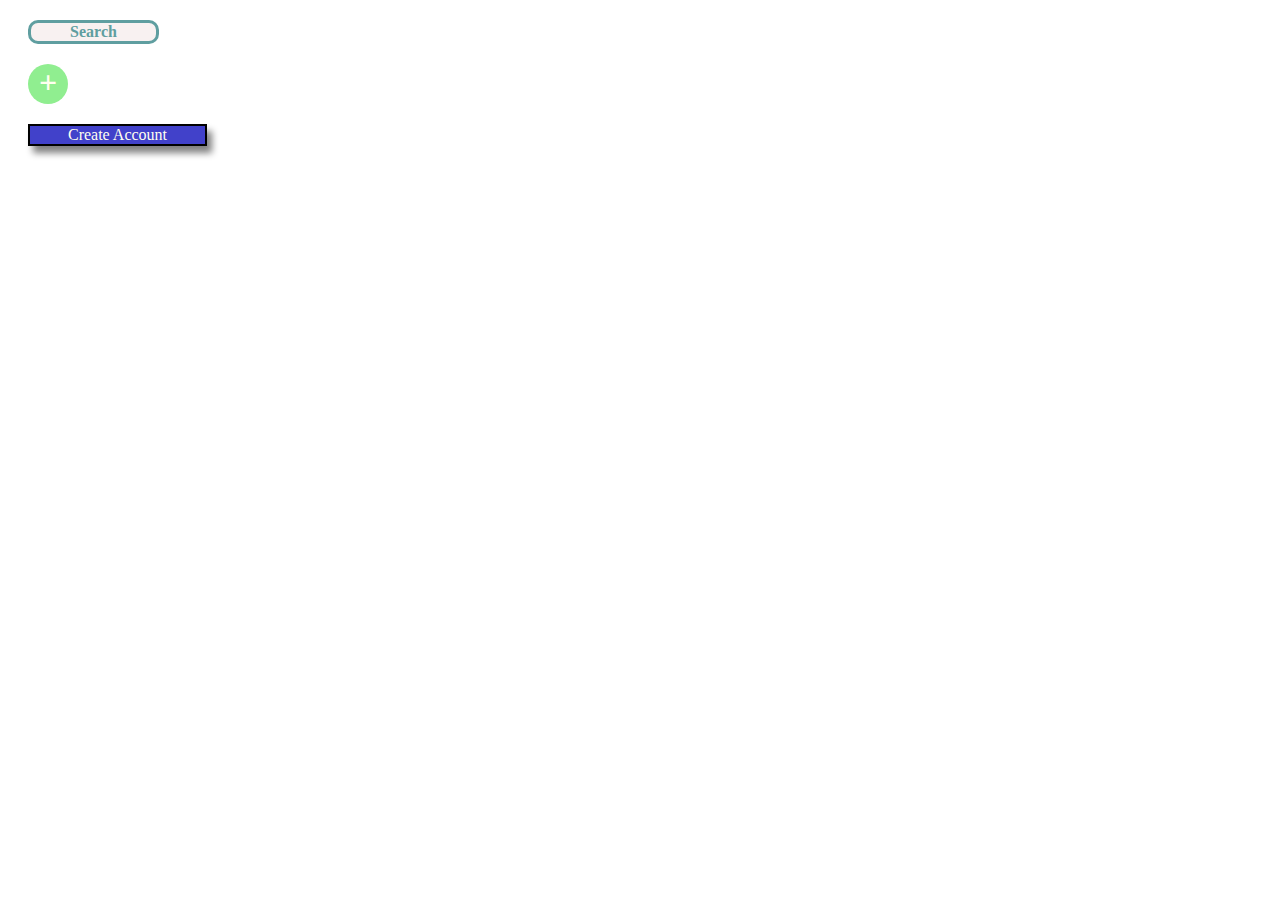
<file: CSS_Practice/Button_Up/index.html>
<!DOCTYPE html>
<html lang="en">
<head>
    <meta charset="UTF-8">
    <meta http-equiv="X-UA-Compatible" content="IE=edge">
    <meta name="viewport" content="width=device-width, initial-scale=1.0">
    <title>Button Up</title>
    <link rel="stylesheet" href="style.css">
</head>
<body>
    <div id="box1"> 
        Search
    </div>
    <div id="box2">
        +
    </div>
    <div id="box3">
        Create Account
    </div>
</body>
</html>
</file>
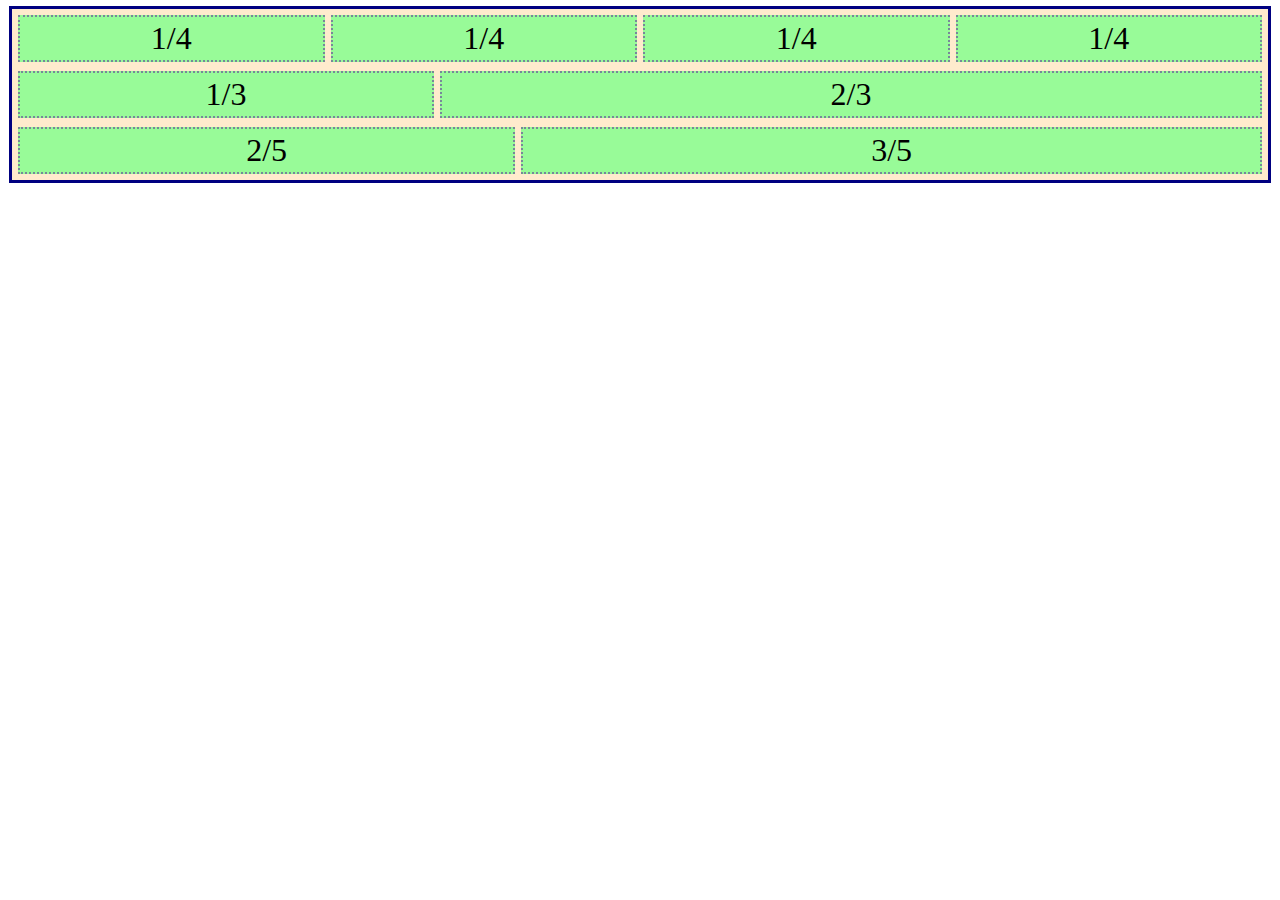
<file: CSS_Practice/FLEX-ible_Columns/index.html>
<!DOCTYPE html>
<html lang="en">
<head>
    <meta charset="UTF-8">
    <meta http-equiv="X-UA-Compatible" content="IE=edge">
    <meta name="viewport" content="width=device-width, initial-scale=1.0">
    <title>FLEX-ible Columns</title>
    <link rel="stylesheet" href="style.css">
</head>
<body>
    <div class="container">
        <div class="row">
            <div class="col">1/4</div>
            <div class="col">1/4</div>
            <div class="col">1/4</div>
            <div class="col">1/4</div>
        </div>
        <div class="row">
            <div class="col">1/3</div> 
            <div class="col-2">2/3</div>
        </div>
        <div class="row">
            <div class="col-2">2/5</div>
            <div class="col-3">3/5</div>
        </div>                
    </div>
</body>
</html>
</file>
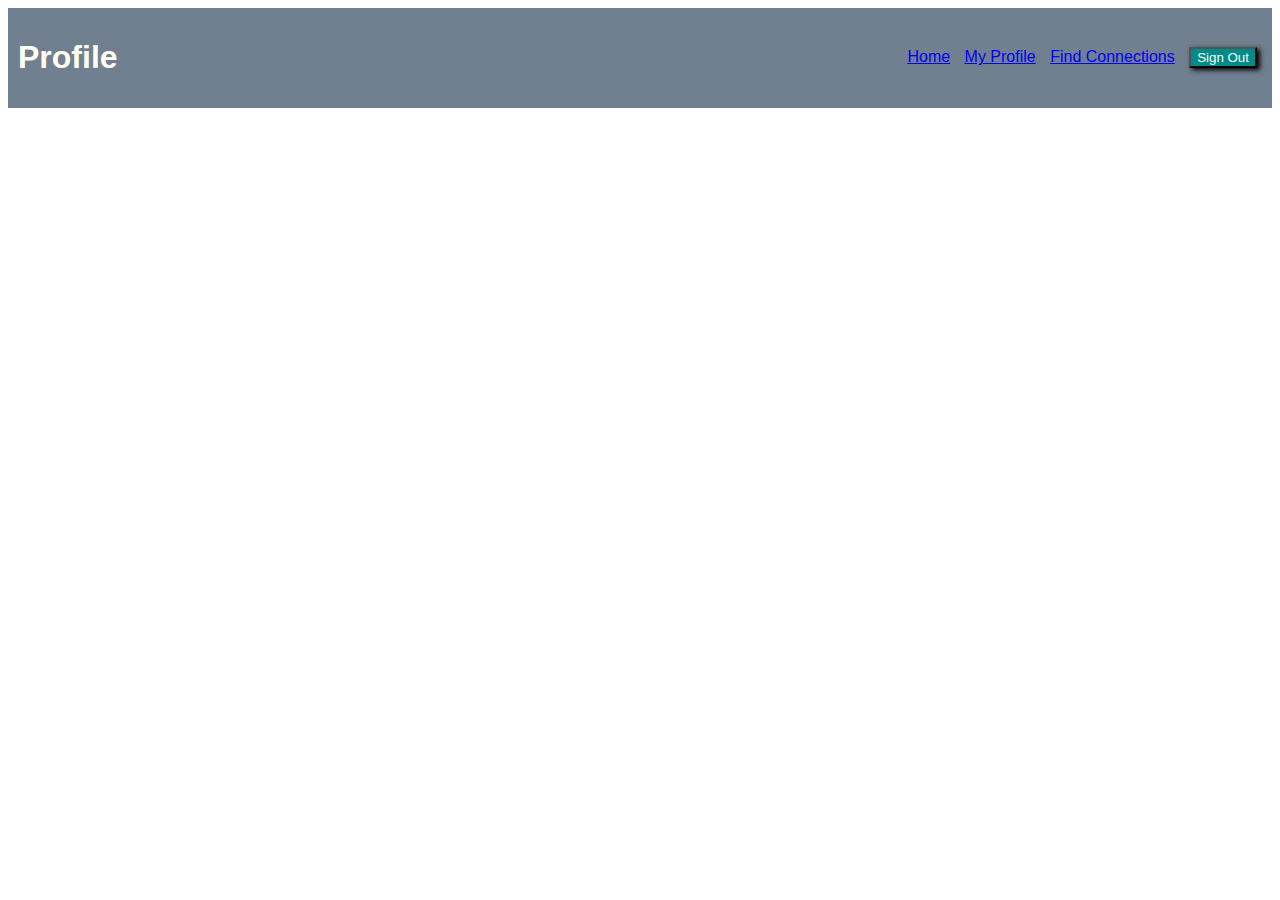
<file: CSS_Practice/Flex_Navbar/index.html>
<!DOCTYPE html>
<html lang="en">
<head>
    <meta charset="UTF-8">
    <meta http-equiv="X-UA-Compatible" content="IE=edge">
    <meta name="viewport" content="width=device-width, initial-scale=1.0">
    <title>Flex Navbar</title>
    <link rel="stylesheet" href="style.css">
</head>
<body>
    <div class="nav">
        <h1 class="nav-title">Profile</h1>
        <ul class="nav-links">
            <li><a href="#">Home</a></li>
            <li><a href="#" class="active">My Profile</a></li>
            <li><a href="#">Find Connections</a></li>
            <li><button class="btn">Sign Out</button></li>
        </ul>
    </div>    
</body>
</html>
</file>
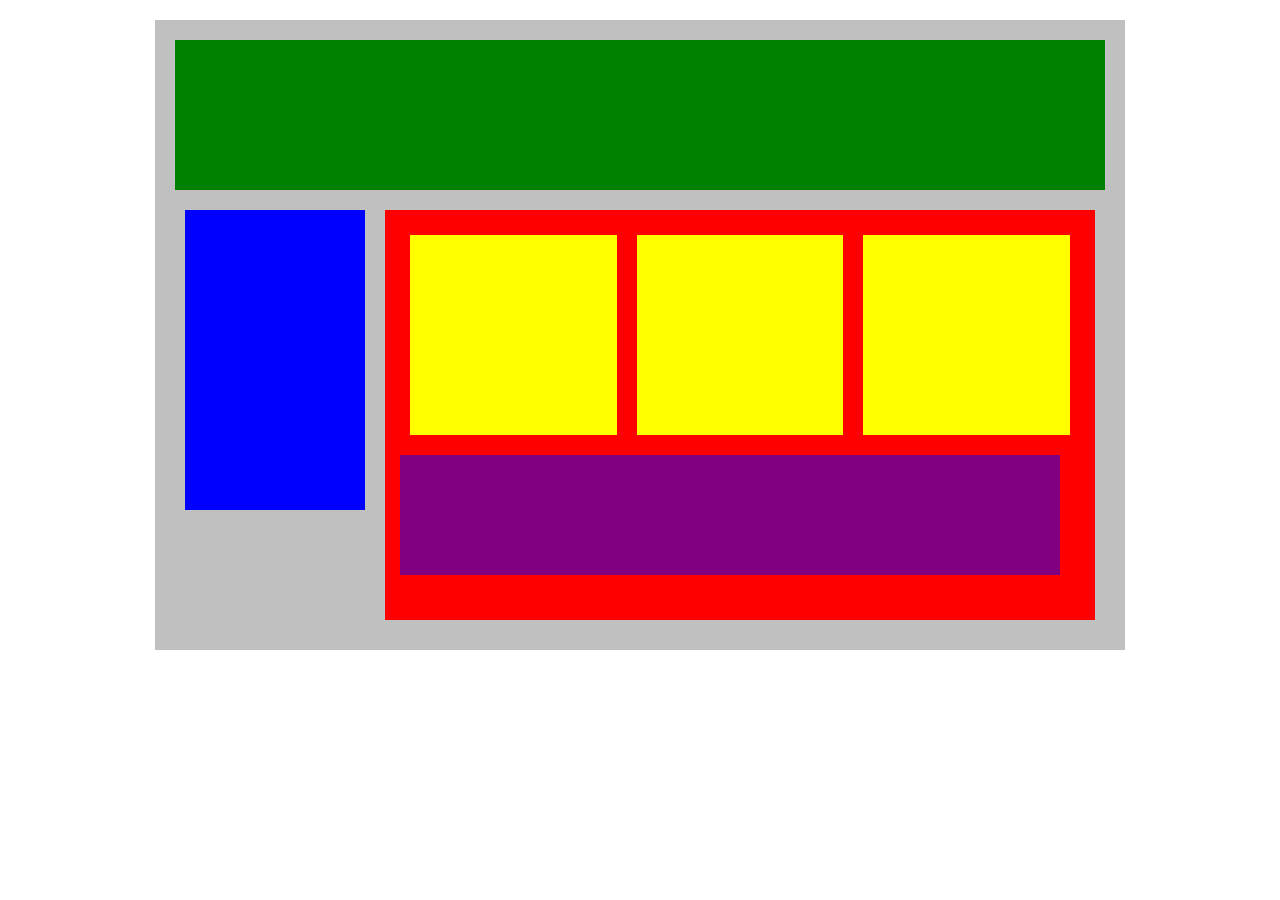
<file: CSS_Practice/Flex_Our_Blocks/index.html>
<!DOCTYPE html>
<html lang="en">
<head>
    <title>Position Practice</title>
    <link rel="stylesheet" type="text/css" href="style.css">
</head>
<body>
    <div class="container">
        <div class="top-nav"></div>
        <div class="row">
            <div class="side-nav"></div>
            <div class="main">
                <div class="row">
                    <div class="sub-content"></div>
                    <div class="sub-content"></div>
                    <div class="sub-content"></div>
                </div>
                <div id="advertisement"></div>
            </div>
        </div>
    </div>
</body>
</html>
</file>
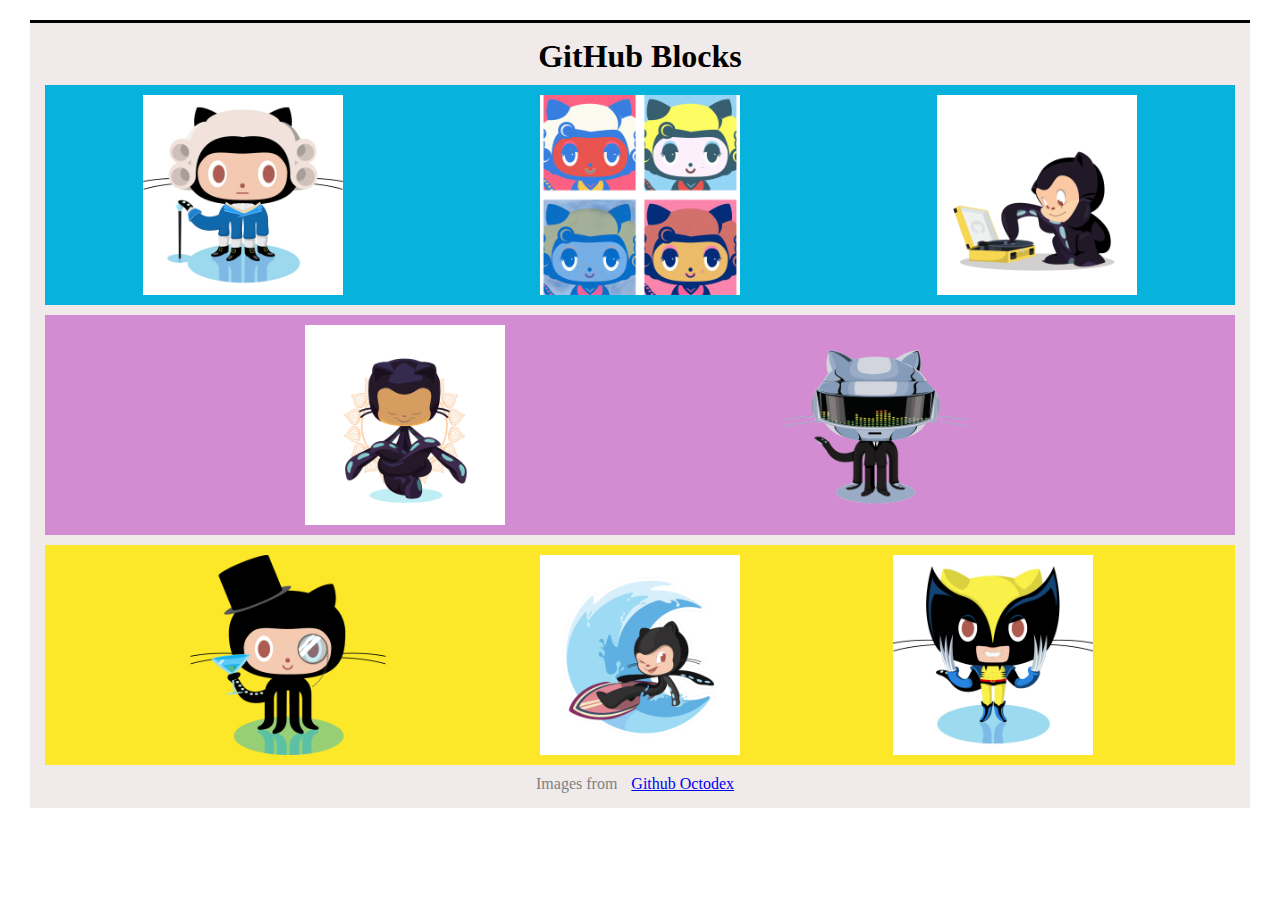
<file: CSS_Practice/GitHub_Blocks/index.html>
<!DOCTYPE html>
<html lang="en">
<head>
    <meta charset="UTF-8">
    <meta http-equiv="X-UA-Compatible" content="IE=edge">
    <meta name="viewport" content="width=device-width, initial-scale=1.0">
    <title>GitHub Blocks</title>
    <link rel="stylesheet" href="style.css">
</head>
<body>
    <div class="container">
        <h1>GitHub Blocks</h1>
        <div class="box1">
            <img src="founding-father.jpg" alt="Founding Father 1776">
            <img src="andycat.jpg" alt="Warhol Cats">
            <img src="vinyltocat.png" alt="Record Player">
        </div>
        <div class="box2">
            <img src="yogitocat.png" alt="Yoga">
            <img src="daftpunktocat-thomas.gif" alt="Daft Punk Gif">
        </div>
        <div class="box3">
            <img src="class-act.png" alt="Classy">
            <img src="surftocat.png" alt="Surfing">
            <img src="xtocat.jpg" alt="Wolverine">
        </div>
        <p>Images from <a href="https://octodex.github.com/">Github Octodex</a></p>
    </div>
</body>
</html>
</file>
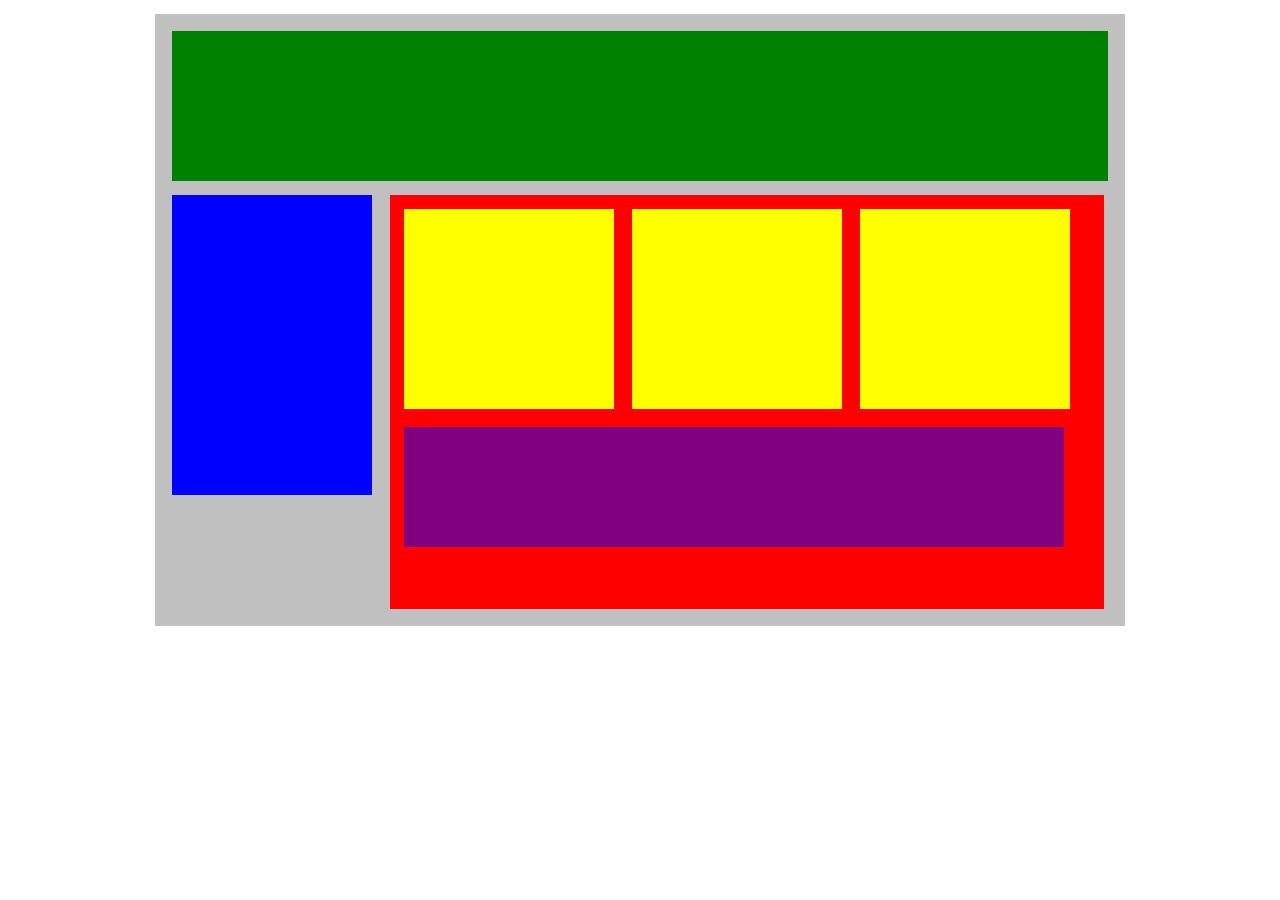
<file: CSS_Practice/Plotting_Our_Blocks/index.html>
<!DOCTYPE html>
<html lang="en">
<head>
    <title>Position Practice</title>
    <link rel="stylesheet" type="text/css" href="style.css">
</head>
<body>
    <div class="container">
        <div class="top-nav"></div>
        <div class="side-nav"></div>
        <div class="main">
            <div class="sub-content"></div>
            <div class="sub-content"></div>
            <div class="sub-content"></div>
            <div id="advertisement"></div>
        </div>
    </div>
</body>
</html>
</file>
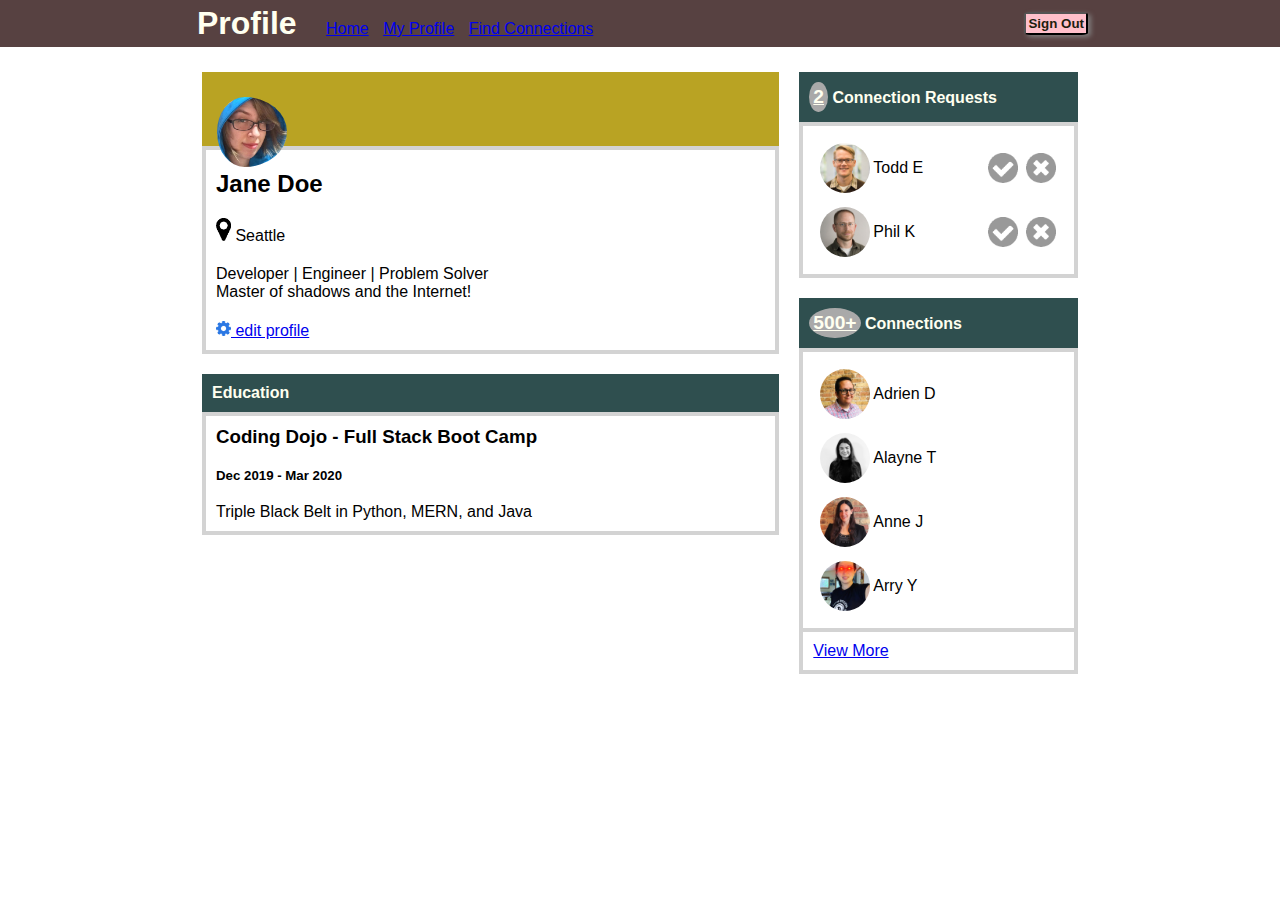
<file: CSS_Practice/Profile_Page/index.html>
<!DOCTYPE html>
<html lang="en">
<head>
    <meta charset="UTF-8">
    <meta http-equiv="X-UA-Compatible" content="IE=edge">
    <meta name="viewport" content="width=device-width, initial-scale=1.0">
    <title>Profile Page</title>
    <link rel="stylesheet" href="style.css">
</head>
<body>
    <div class="container">    
        <div class="navbar">
            
            <ul>
                <li id="navli"><h1 id="title">Profile</h1></li>
                <li id="navli"><a href="#">Home</li></a>
                <li id="navli"><a href="#">My Profile</li></a>
                <li id="navli"><a href="#">Find Connections</li></a>
            </ul>
            <button id="btn">Sign Out</button>
        </div>
        <div class="page-content">
            <div class="left-col">
                <div class="userbar">
                        <img id="user-pic" src="jane-m.jpg" alt="profile pic">
                    </div>
                <div class="user">
                    
                    <h2>Jane Doe</h2>
                    <p><img id="small-icon" src="map-marker.png" alt="map-marker"> Seattle</p>
                    <p>Developer | Engineer | Problem Solver <br>
                    Master of shadows and the Internet!</p>
                    <p><a href="#"><img id="small-icon" src="gear.png" alt="gear icon"> edit profile</a></p>
                </div>
                <div class="educationbar">
                    <h4>Education</h4>
                </div>
                <div class="education">
                    <h3>Coding Dojo - Full Stack Boot Camp</h3>
                    <h5>Dec 2019 - Mar 2020</h5>
                    <p>Triple Black Belt in Python, MERN, and Java</p>
                </div>
            </div>
            <div class="right-col">
                <div class="requestbar">
                    <h4><a href="#" id="numbers"> 2 </a> Connection Requests</h4>
                </div>
                <div class="requests">
                    <ul>
                        <li><span><img src="todd-s.jpg" alt="Todd E" id="otherpic"> Todd E</span> <span><img src="accept-circle.png" alt="accept" id="med-icon"> <img src="close-circle.png" alt="deny" id="med-icon"></span></li>
                        <li><span><img src="phil-s.jpg" alt="Phil K" id="otherpic"> Phil K</span> <span><img src="accept-circle.png" alt="accept" id="med-icon"> <img src="close-circle.png" alt="deny" id="med-icon"></span></li>
                    </ul>
                </div>
                <div class="connectionsbar">
                    <h4><a href="#" id="numbers"> 500+ </a> Connections</h4>
                </div>
                <div class="connections">
                    <ul>
                        <li><span><img src="adrien-s.jpg" alt="Adrien" id="otherpic"> Adrien D</span></li>
                        <li><span><img src="alayne-s.jpg" alt="Alayne" id="otherpic"> Alayne T</span></li>
                        <li><span><img src="anne-s.jpg" alt="Anne" id="otherpic"> Anne J</span></li>
                        <li><span><img src="arry-s.jpg" alt="Arry" id="otherpic"> Arry Y</span></li>
                    </ul>
                </div>
                <div class="view-connections">
                    <a href="#">View More</a>
                </div>
            </div>
        </div>
    </div>
</body>
</html>
</file>
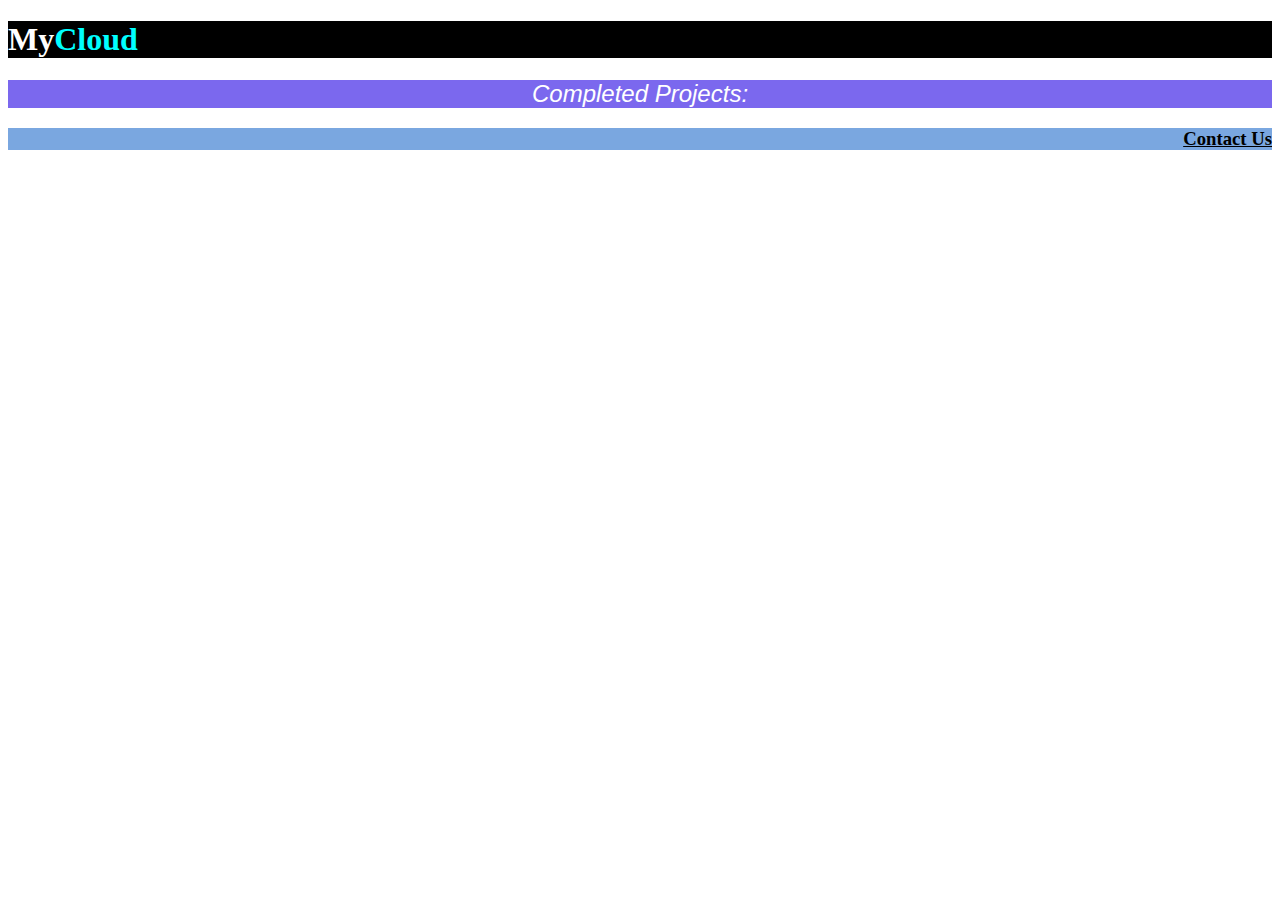
<file: CSS_Practice/Styling_Practice/index.html>
<!DOCTYPE html>
<html lang="en">
<head>
    <meta charset="UTF-8">
    <meta http-equiv="X-UA-Compatible" content="IE=edge">
    <meta name="viewport" content="width=device-width, initial-scale=1.0">
    <title>Document</title>
    <link rel="stylesheet" href="style.css">
</head>
<body>
    <h1> My<span style="color:aqua">Cloud</span></h1>
    <h2>Completed Projects:</h3>
    <h3>Contact Us</h5>
</body>
</html>
</file>
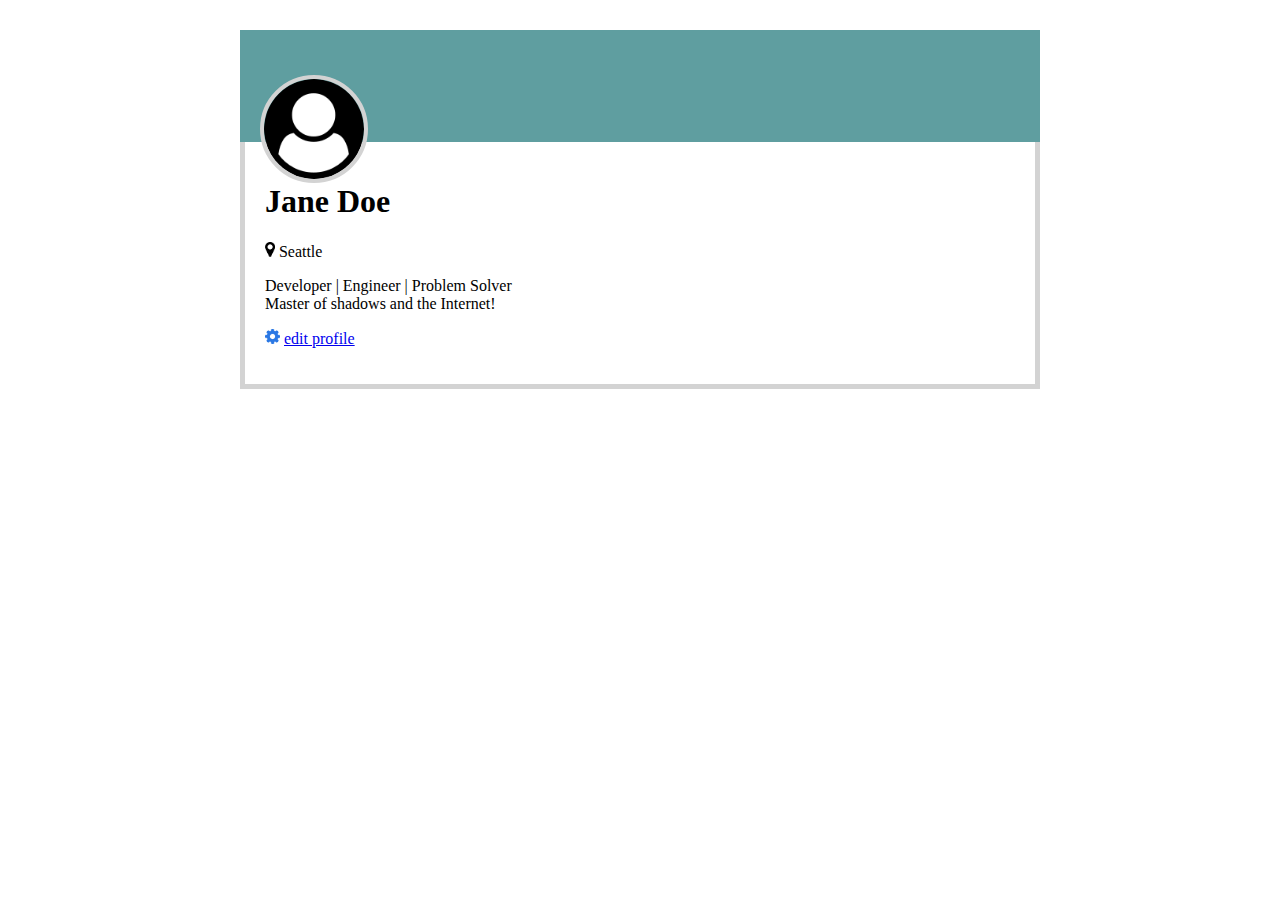
<file: CSS_Practice/User_Card/index.html>
<!DOCTYPE html>
<html lang="en">
<head>
    <meta charset="UTF-8">
    <meta http-equiv="X-UA-Compatible" content="IE=edge">
    <meta name="viewport" content="width=device-width, initial-scale=1.0">
    <title>User Card</title>
    <link rel="stylesheet" href="style.css">
</head>
<body>
    <div class="main-card">
        <div class="color-bar">
            <img class="mid" src="user-circle.png" alt="blank user icon">
        </div>
        <div class="text-card">
            <h1>Jane Doe</h1>
            <p><img class="small" src="map-marker.png" alt="map-marker"> Seattle</p>
            <p>Developer | Engineer | Problem Solver <br>
            Master of shadows and the Internet!</p>
            <p><img class="small" src="gear.png" alt="gear-icon"> <a href="edit">edit profile</a></p>
        </div>
    </div>
</body>
</html>
</file>
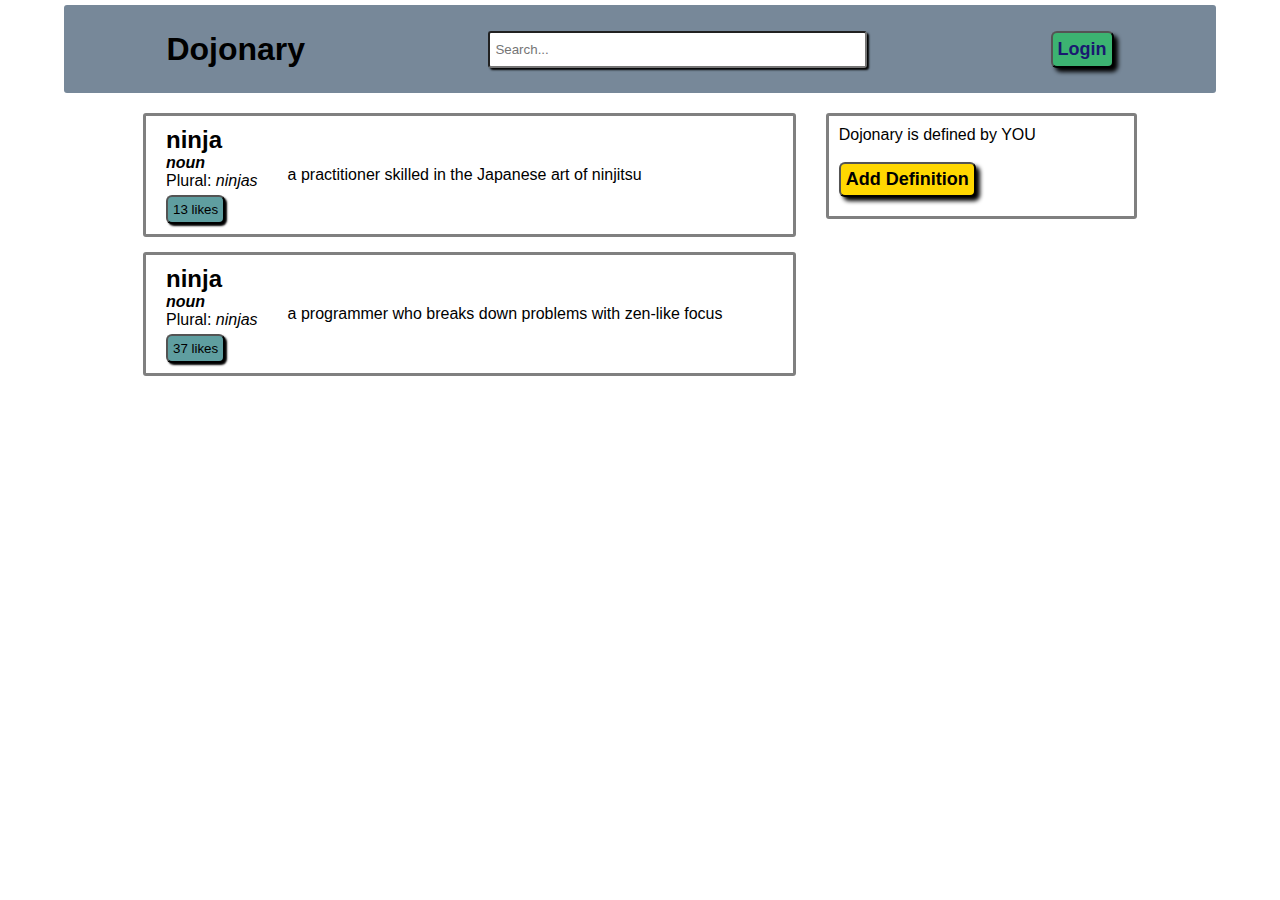
<file: JS_Practice/Button_Clicker/index.html>
<!DOCTYPE html>
<html lang="en">
<head>
    <meta charset="UTF-8">
    <meta http-equiv="X-UA-Compatible" content="IE=edge">
    <meta name="viewport" content="width=device-width, initial-scale=1.0">
    <title>Button Clicker</title>
    <link rel="stylesheet" href="style.css">
</head>
<body>
    <div class="navbar">
        <h1>Dojonary</h1>
        <input type="search" id="search" name="search" placeholder="Search...">
        <button id="login" onclick="login(this)">Login</button>
    </div>
    <div class="content">
        <div class="left-col">
            <div class="word-list">
                <div class="word">
                    <h2>ninja</h2>
                    <h4>noun</h4>
                    <p>Plural: <em>ninjas</em></p>
                    <button class="like-button" onclick="alert('Definition was liked')">13 likes</button>
                </div>
                <div class="definition">
                    <p>a practitioner skilled in the Japanese art of ninjitsu</p>
                </div>
            </div>
            <div class="word-list">
                <div class="word">
                    <h2>ninja</h2>
                    <h4>noun</h4>
                    <p>Plural: <em>ninjas</em></p>
                    <button class="like-button" onclick="alert('Definition was liked')">37 likes</button>
                </div>
                <div class="definition">
                    <p>a programmer who breaks down problems with zen-like focus</p>
                </div>
            </div>
        </div>
        <div class="right-col">
            <div class="add-def">
                <p>Dojonary is defined by YOU</p>
                <br>
                <button id="add-btn" onclick="hide(this)">Add Definition</button>
            </div>
        </div>
    </div>
    <script src="script.js"></script>    
</body>
</html>
</file>
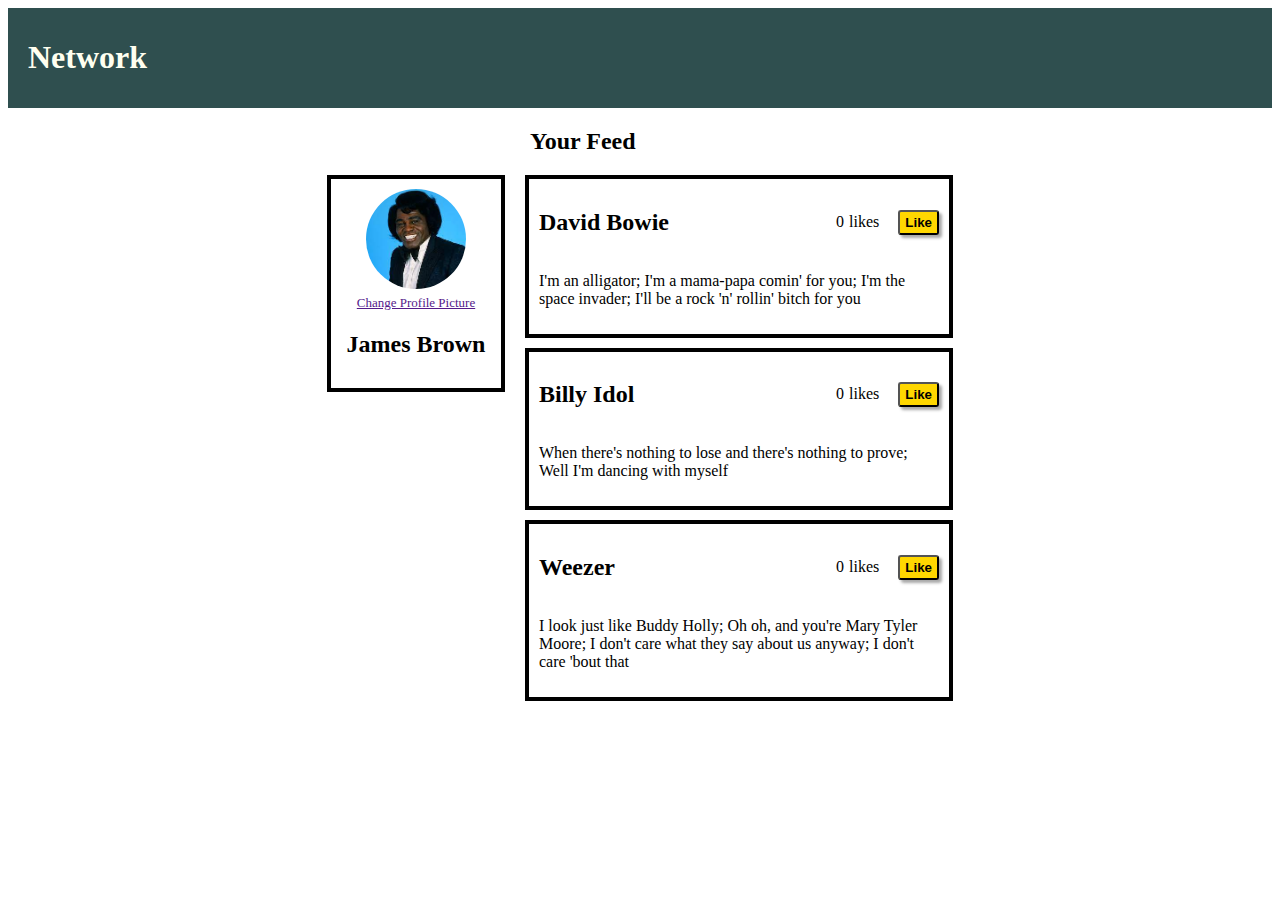
<file: JS_Practice/Likes/index.html>
<!DOCTYPE html>
<html lang="en">
<head>
    <meta charset="UTF-8">
    <meta http-equiv="X-UA-Compatible" content="IE=edge">
    <meta name="viewport" content="width=device-width, initial-scale=1.0">
    <title>Likes</title>
    <link rel="stylesheet" href="style.css">
</head>
<body>
    <div class="wrapper">
        <div class="header"><h1>Network</h1></div>
        <div class="content">
            <div class="left-col">
                <div class="profile-box">
                    <img src="James-Brown.jpg" id="profile-pic" alt="James Brown"><br><a href="" id="change-opt">Change Profile Picture</a><h2>James Brown</h2>
                </div>
            </div>
            <div class="right-col">
                <h2 id="feed-title">Your Feed</h2>
                <div class="user-box">
                    <div class="user-head">
                        <h2>David Bowie</h2><span class="likes-section"><span id="like-number-Bowie">0</span>likes <button class="like-btn" onclick="addLikeBowie()">Like</button></span>
                    </div>
                    <div class="user-content"><p>I'm an alligator;
                        I'm a mama-papa comin' for you;
                        I'm the space invader;
                        I'll be a rock 'n' rollin' bitch for you</p>
                    </div>
                </div>
                <div class="user-box">
                    <div class="user-head">
                        <h2>Billy Idol</h2><span class="likes-section"><span id="like-number-Billy">0</span>likes <button class="like-btn" onclick="addLikeBilly()">Like</button></span>
                    </div>
                    <div class="user-content"><p>When there's nothing to lose and there's nothing to prove;
                        Well I'm dancing with myself</p>
                    </div>
                </div>
                <div class="user-box">
                    <div class="user-head">
                        <h2>Weezer</h2><span class="likes-section"><span id="like-number-Weezer">0</span>likes <button class="like-btn" onclick="addLikeWeezer()">Like</button></span>
                    </div>
                    <div class="user-content"><p>I look just like Buddy Holly;
                        Oh oh, and you're Mary Tyler Moore;
                        I don't care what they say about us anyway;
                        I don't care 'bout that</p>
                    </div>
            </div>
        </div>
        
        </div>
    </div>
    <script src="script.js"></script>
</body>
</html>
</file>
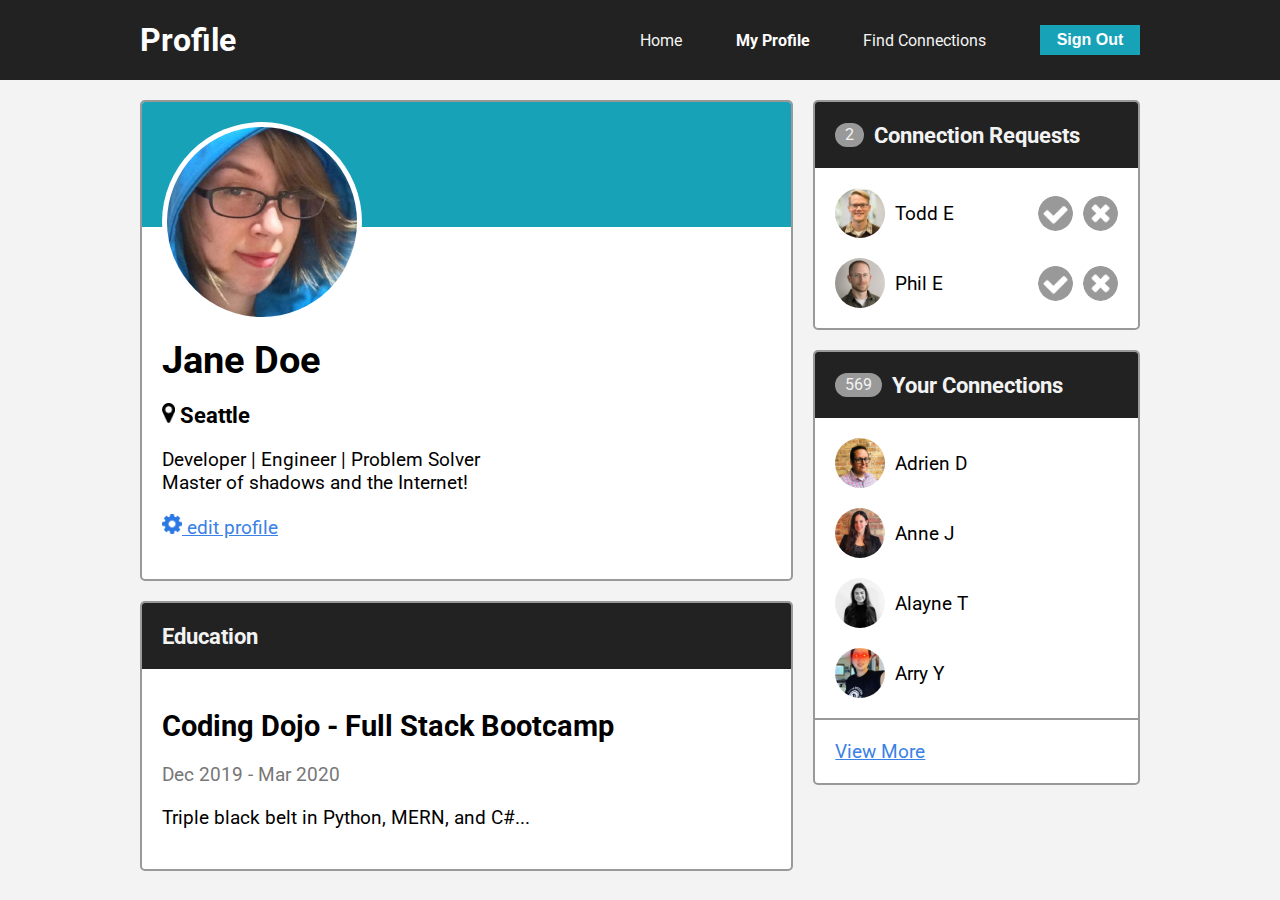
<file: JS_Practice/profile-page/index.html>
<!DOCTYPE html>
<html lang="en">
<head>
    <meta charset="UTF-8">
    <meta name="viewport" content="width=device-width, initial-scale=1.0">
    <title>Profile Page</title>
    <link rel="stylesheet" href="style.css">
    <link rel="preconnect" href="https://fonts.gstatic.com">
    <link href="https://fonts.googleapis.com/css2?family=Roboto&display=swap" rel="stylesheet">
</head>
<body>

    <!-- navbar -->
    <div class="nav">
        <div class="flex-container">
            <h1 class="nav-title">Profile</h1>
            <ul class="nav-links">
                <li><a href="#">Home</a></li>
                <li><a href="#" class="active">My Profile</a></li>
                <li><a href="#">Find Connections</a></li>
                <li><button class="btn">Sign Out</button></li>
            </ul>
        </div>
    </div>

    <!-- main -->
    <div class="flex-container main">

        <!-- 2/3 width column -->
        <div class="col-2">

            <!-- user info card -->
            <div class="card user-card">
                <div class="card-header">
                    <img src="images/jane-m.jpg" alt="jane" class="avatar-m">
                </div>
                <div class="card-body">
                    <h1 id="profile-name">Jane Doe</h1>
                    <h3><img src="icons/map-marker.png" alt="pin" class="icon-s"> Seattle</h3>
                    <p>Developer | Engineer | Problem Solver<br>
                    Master of shadows and the Internet!</p>
                    <p><a href="#" onclick="changeName()"><img src="icons/gear.png" alt="gear" class="icon-s"> edit profile</a></p>
                </div>
            </div>

            <!-- user education card -->
            <div class="card">
                <div class="card-header">
                    <h3>Education</h3>
                </div>
                <div class="card-body">
                    <h2>Coding Dojo - Full Stack Bootcamp</h2>
                    <p class="dates">Dec 2019 - Mar 2020</p>
                    <p>Triple black belt in Python, MERN, and C#...</p>
                </div>
            </div>

        </div>

        <!-- 1/3 width column -->
        <div class="col-1">

            <!-- connection requests card -->
            <div class="card">
                <div class="card-header">
                    <span class="badge" id="connectReq">2</span>
                    <h3>Connection Requests</h3>
                </div>
                <ul class="card-list">
                    <li class="card-list-item" id="toddReq">
                        <span>
                            <img src="images/todd-s.jpg" alt="todd" class="avatar-s">
                            Todd E
                        </span>
                        <span>
                            <img src="icons/accept-circle.png" alt="accept" class="icon" onclick="removeReq(0); makeConnection();">
                            <img src="icons/close-circle.png" alt="close" class="icon" onclick="removeReq(0)">
                        </span>
                    </li>
                    <li class="card-list-item" id="philReq">
                        <span>
                            <img src="images/phil-s.jpg" alt="phil" class="avatar-s">
                            Phil E
                        </span>
                        <span>
                            <img src="icons/accept-circle.png" alt="accept" class="icon" onclick="removeReq(1); makeConnection();">
                            <img src="icons/close-circle.png" alt="close" class="icon" onclick="removeReq(1)">
                        </span>
                    </li>
                </ul>
            </div>

            <!-- your connections card -->
            <div class="card">
                <div class="card-header">
                    <span class="badge" id="yourConnections">569</span>
                    <h3>Your Connections</h3>
                </div>
                <ul class="card-list">
                    <li class="card-list-item start">
                        <img src="images/adrien-s.jpg" alt="adrien" class="avatar-s">
                        Adrien D
                    </li>
                    <li class="card-list-item start">
                        <img src="images/anne-s.jpg" alt="anne" class="avatar-s">
                        Anne J
                    </li>
                    <li class="card-list-item start">
                        <img src="images/alayne-s.jpg" alt="alayne" class="avatar-s">
                        Alayne T
                    </li>
                    <li class="card-list-item start">
                        <img src="images/arry-s.jpg" alt="arry" class="avatar-s">
                        Arry Y
                    </li>
                </ul>
                <div class="card-footer">
                    <a href="#">View More</a>
                </div>
            </div>

        </div>
    </div>

    <script src="script.js"></script>
</body>
</html>
</file>
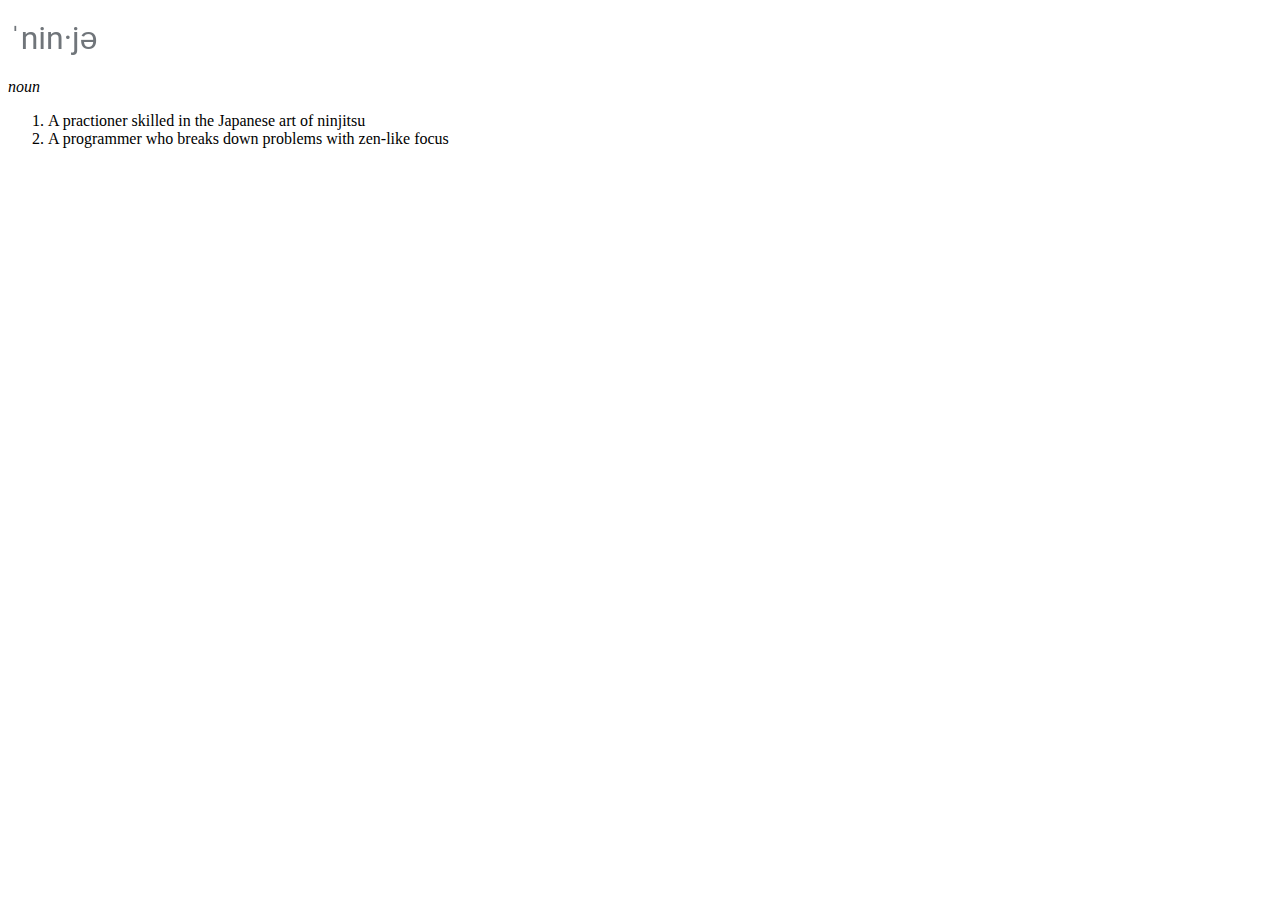
<file: HTML_Practice/dictionary_entry.html>
<!DOCTYPE HTML>
<html lang="en">
<head>
    <meta charset="UTF-8">
    <meta http-equiv="X-UA-Compatible" content="IE=edge">
    <meta name="viewport" content="width=device-width, initial-scale=1.0">
    <title>Dictionary_Entry</title>
</head>
<body>
    <h1 Ninja></h1>
    <img src="pronunciation.png" alt="ninja pronunciation">
    <p><em>noun</em></p>
    <ol>
        <li>A practioner skilled in the Japanese art of ninjitsu</li>
        <li>A programmer who breaks down problems with zen-like focus</li>
    </ol>
</body>
</html>
</file>
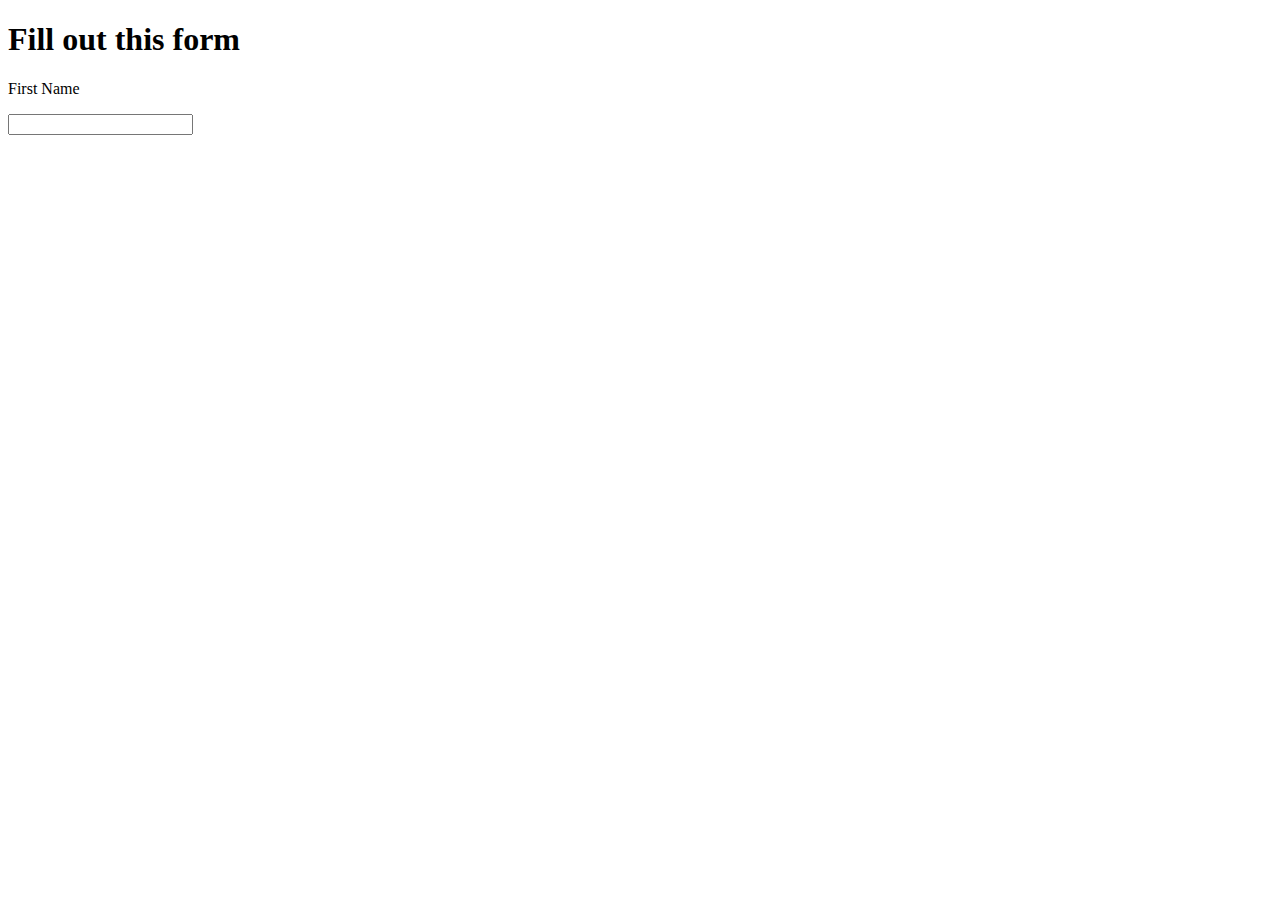
<file: HTML_Practice/test.html>
<!DOCTYPE html>
<html lang="en">
<head>
    <meta charset="UTF-8">
    <meta http-equiv="X-UA-Compatible" content="IE=edge">
    <meta name="viewport" content="width=device-width, initial-scale=1.0">
    <title>Document</title>
</head>
<body>
    <h1>Fill out this form</h1>
    <p>First Name</p>
    <input type="text" name="first_name">
</body>
</html>
</file>
<file: CSS_Practice/Button_Up/style.css>
#box1 {
    font-weight: bold;
    text-align: center;
    color: cadetblue;
    background-color: rgb(248, 241, 241);
    width: 125px;
    border: 3px solid cadetblue;
    border-radius: 10px;
    margin: 20px;
}

#box2 {
    font-weight: bold;
    font-size: xx-large;
    text-align: center;
    color: ivory;
    background-color: lightgreen;
    width: 40px;
    height: 40px;
    border-radius: 50%;
    margin: 20px;
}

#box3 {
    color: ivory;
    background-color: rgb(65, 65, 202);
    text-align: center;
    border: solid 2px black;
    width: 175px;
    margin: 20px;
    box-shadow: 5px 7px 7px grey;
}
</file>
<file: CSS_Practice/FLEX-ible_Columns/style.css>
.container {
    background-color: blanchedalmond;
    border: solid navy 3px;
}

* {
    margin: 3px;
    text-align: center;
    font-size: xx-large;
    font-family: fantasy;
}

.row {
    display: flex;
}

.col {
    flex: 1;
    background-color: palegreen;
    padding: 3px;
    border: dotted lightslategray 2px;
}

.col-2 {
    flex: 2;
    background-color: palegreen;
    padding: 3px;
    border: dotted lightslategray 2px;
}

.col-3 {
    flex: 3;
    background-color: palegreen;
    border: dotted lightslategray 2px;
    padding: 3px;
}
</file>
<file: CSS_Practice/Flex_Navbar/style.css>
* {
    font-family: -apple-system, BlinkMacSystemFont, 'Segoe UI', Roboto, Oxygen, Ubuntu, Cantarell, 'Open Sans', 'Helvetica Neue', sans-serif;
}

.nav {
    display: flex;
    align-items: center;
    justify-content: space-between;
    background-color: slategray;
    color: ivory;
    padding: 10px;
}

li {
    display: inline-block;
    margin: 5px;
}

.btn {
    background-color: darkcyan;
    color: ivory;
    box-shadow: 3px 2px 5px black;
}
</file>
<file: CSS_Practice/Flex_Our_Blocks/style.css>
.container{
    width: 950px;
    background-color: silver;
    margin: 0px auto;
    padding: 10px;
}
.top-nav {
    height: 150px;
    background-color: green;
}
.side-nav {
    height: 300px;
    width: 200px;
    background-color: blue;
}
.main {
    height: 400px;
    width: 700px;
    background-color: red;
    padding: 5px;
}
.sub-content {
    height: 200px;
    width: 210px;
    background-color: yellow;
}
#advertisement {
    height: 120px;
    width: 660px;
    background-color: purple;
}
.row {
    display: flex;
}

* {
    margin: 10px;
}
</file>
<file: CSS_Practice/GitHub_Blocks/style.css>
p {
    color: gray;
}

h1, p {
    text-align: center;
}

.container {
    border-top: solid black 3px;
    background-color: rgb(240, 234, 234);
    padding: 5px;
}

.box1 {
    background-color: rgb(7, 178, 221);
    display: flex;
    align-items: center;
    justify-content: space-around;
}

.box2 {
    background-color: rgb(211, 140, 209);
    display: flex;
    align-items: center;
    justify-content: space-evenly;
}

.box3 {
    background-color: rgb(252, 231, 40);
    display: flex;
    align-items: center;
    justify-content: space-evenly;
}

img {
    height: 200px;
    margin: 10px;
}

*{
    margin: 10px;
}
</file>
<file: CSS_Practice/Plotting_Our_Blocks/style.css>
.container{
    width: 950px;
    background-color: silver;
    margin: 0px auto;
    padding: 10px;
}
.top-nav {
    height: 150px;
    background-color: green;
}
.side-nav {
    height: 300px;
    width: 200px;
    background-color: blue;
}
.main {
    height: 400px;
    width: 700px;
    background-color: red;
    vertical-align: top;
    padding: 7px;
}
.sub-content {
    height: 200px;
    width: 210px;
    background-color: yellow;
    display: inline-block;
}
#advertisement {
    height: 120px;
    width: 660px;
    background-color: purple;
}

.side-nav, .main {
    display: inline-block;
}

* {
    margin: 7px;
}
</file>
<file: CSS_Practice/Profile_Page/style.css>
* {
    margin: 0;
    padding: 0;
}

.container {
    font-family: -apple-system, BlinkMacSystemFont, 'Segoe UI', Roboto, Oxygen, Ubuntu, Cantarell, 'Open Sans', 'Helvetica Neue', sans-serif;
}

.navbar {
    background-color: rgba(32, 3, 3, 0.753);
    color: ivory;
    padding-left: 15%;
    padding-right: 15%;
    display: flex;
    align-items: center;
    justify-content: space-between;
}

#navli {
    display: inline-block;
    padding: 5px;
}

#title {
    padding-right: 15px;
}

#btn {
    background-color: pink;
    color: rgb(29, 29, 14);
    font-weight: bold;
    box-shadow: 3px 2px 5px rgb(128, 126, 126);
    padding: 2px;
    border-radius: 10%;
    font-family: -apple-system, BlinkMacSystemFont, 'Segoe UI', Roboto, Oxygen, Ubuntu, Cantarell, 'Open Sans', 'Helvetica Neue', sans-serif;
}

.page-content {
    width: 70%;
    display: flex;
    padding-left: 15%;
    padding-right: 15%;
    margin-top: 15px;
}

.left-col {
    flex: 2;
}

.right-col {
    flex: 1;
}

.user {
    border: lightgray solid 4px;
    margin: 0px 10px 10px 10px;
}

.userbar {
    background-color: rgb(185, 163, 35);
    margin: 0px 10px;
    margin-top: 10px;
}

#user-pic {
    width: 70px;
    padding-left: 15px;
    border-radius: 50%;
    position: relative;
    top: 25px
}

.educationbar {
    margin: 0px 10px;
    margin-top: 20px;
}

.education {
    border: lightgray solid 4px;
    margin: 0px 10px 10px 10px;
}

.requestbar {
    margin: 0px 10px;
    margin-top: 10px;
}

.requests {
    border: lightgray solid 4px;
    margin: 0px 10px 10px 10px;
    padding: 10px;
}

.connectionsbar {
    margin: 10px;
    margin-top: 20px;
    margin-bottom: 0px;
}

.connections {
    border: lightgray solid 4px;
    margin: 0px 10px;
    padding: 10px;
}

.view-connections {
    border: lightgray solid 4px;
    border-top: none;
    padding: 10px;
    margin: 10px;
    margin-top: 0px;
}

h4 {
    background-color: darkslategray;
    color: ivory;
}

h2 {
    padding: 20px 10px 10px 10px;
}

#small-icon {
    width: 15px;
}

#med-icon {
    width: 30px;
    padding: 4px;
}

p, h3, h5, h4 {
    padding: 10px;
}

#numbers {
    font-size: larger;
    font-weight: bolder;
    border-radius: 60%;
    background-color: darkgray;
    color: ivory;
    display: inline-block;
    padding: 4px;
}

#otherpic {
    width: 50px;
    border-radius: 50%;
    padding: 3px;
}

li {
    display: flex;
    justify-content: space-between;
    align-items: center;
}

span {
    display: flex;
    align-items: center;
    margin: 4px;
}
</file>
<file: CSS_Practice/Styling_Practice/style.css>
h1 {
    color: white; 
    background-color: black; 
    font-family: cursive; 
    font-weight: bold;
}

h2 {
    color: white;
    background-color: mediumslateblue;
    font-family: sans-serif;
    font-style: italic;
    text-align: center;
    font-weight: lighter;
    
}

h3 {
    background-color: rgb(122, 167, 224);
    text-align: right;
    text-decoration: underline;
    font-family: cursive;
}
</file>
<file: CSS_Practice/User_Card/style.css>
* {
    font-family: cursive;
}

body {
    display: flex;
    justify-content: center;
    margin-top: 30px;
}

.color-bar {
    background-color: cadetblue;
}

.small {
    height:15px;
}

.mid {
    height: 100px;
    margin-left: 20px;
    position: relative; top: 45px;
    border: solid lightgray 4px;
    border-radius: 50%;
}

.main-card {
    width: 800px;
}

.text-card {
    padding: 20px;
    border-left: solid lightgray 5px;
    border-right: solid lightgray 5px;
    border-bottom: solid lightgray 5px;
}

p {
    align-items: center;
}
</file>
<file: JS_Practice/Button_Clicker/style.css>
* {
    margin: 0;
    padding: 0;
    font-family: Verdana, Geneva, Tahoma, sans-serif;
}

.navbar {
    background-color: lightslategrey;
    color: black;
    display: flex;
    justify-content: space-between;
    padding: 2% 8%;
    margin: 5px 5%;
    font-family: Verdana, Geneva, Tahoma, sans-serif;
    border-radius: 3px;
}

#login {
    background-color: mediumseagreen;
    color: midnightblue;
    font-family: Verdana, Geneva, Tahoma, sans-serif;
    font-size: large;
    font-weight: bold;
    box-shadow: black 4px 4px 4px;
    padding: 5px;
    border-radius: 6px;
    width: auto;
}

#search {
    box-shadow: black 2px 2px 2px;
    width: 40%;
    padding: 5px;
    border-radius: 3px;
}

.content {
    display: flex;
    justify-content: center;
    margin: 5px 10%;
}

.left-col {
    flex: 2;
}

.right-col {
    flex: 1;
}

.word-list {
    border: 3px solid gray;
    border-radius: 3px;
    margin: 15px;
    padding: 10px;
    display: flex;
    align-items: center;
}

.word {
    padding: 0px 10px;
}

.like-button {
    margin-top: 5px;
    padding: 5px;
    background-color: cadetblue;
    border-radius: 6px;
    box-shadow: black 2px 2px 2px;
}

.definition {
    padding: 10px;
    margin-left: 10px;
}

.add-def {
    border: 3px solid gray;
    border-radius: 3px;
    margin: 15px;
    padding: 10px;
    height: 80px;
}

#add-btn {
    padding: 5px;
    background-color: gold;
    box-shadow: 4px 4px 4px black;
    border-radius: 6px;
    font-size: large;
    font-weight: bolder;
}

h4 {
    font-style: italic;
}
</file>
<file: JS_Practice/Likes/style.css>
.user-box {
    border: black solid 4px;
    padding: 10px;
    width: 400px;
    margin: 10px;
}

.user-head {
    display: flex;
    align-items: center;
    justify-content: space-between;
}

.like-btn {
    background-color: gold;
    font-weight: bold;
    border-radius: 3px;
    padding: 3px 5px;
    margin-left: 15px;
    box-shadow: darkgray 3px 3px 3px;
}

#like-number-Bowie {
    margin: auto 5px;
}

#like-number-Billy {
    margin: auto 5px;
}

#like-number-Weezer {
    margin: auto 5px;
}

.profile-box {
    border: black solid 4px;
    padding: 10px;
    width: 150px;
    margin: 67px 10px;
    text-align: center;
}

#profile-pic {
    height: 100px;
    border-radius: 50%;
}

.header {
    background-color: darkslategray;
    color: ivory;
    padding: 10px 20px;
}

.content {
    display: flex;
    justify-content: center;
}

#feed-title {
    padding-left: 15px;
}

#change-opt {
    text-align: center;
    font-size: small;
}
</file>
<file: JS_Practice/profile-page/style.css>
/* CSS Reset */

* {
    margin: 0;
    padding: 0;
}

/* styles to apply to body */

body {
    background-color: #f3f3f3;
    font-family: 'Roboto', sans-serif;
}

.flex-container {
    width: 1000px;
    margin: 0 auto;
}

.flex-container, .nav-links, .nav {
    display: flex;
    justify-content: space-between;
    align-items: center;
}

.nav {
    height: 80px;
    background-color: #222;
    color: #fff;
    margin-bottom: 20px;
}

.nav-links {
    width: 50%;
    list-style-type: none;
    align-items: center;
}

.nav-links a {
    color: #f3f3f3;
    text-decoration: none;
}

.nav-links a.active {
    color: #fff;
    font-weight: bold;
}

.btn {
    height: 30px;
    width: 100px;
    color: #fff;
    background-color: #17a2b8;
    border: none;
    font-size: 1rem;
    font-weight: bold;
}

.flex-container.main {
    align-items: flex-start;
}

.col-2 {
    flex: 2;
    margin-right: 20px;
}

.col-1 {
    flex: 1;
}

.card {
    background-color: #fff;
    border: 2px solid #999;
    margin-bottom: 20px;
    border-radius: 5px;
    font-size: 1.2rem;
    overflow: hidden;
}


.card-header {
    padding: 20px;
    background-color: #222;
    color: #f3f3f3;
}

.card-header {
    display: flex;
    align-items: center;
}

.card-body {
    padding: 20px;
}

.card-body h1, 
.card-body h2,
.card-body h3,
.card-body p {
    margin: 20px 0px;
}

.user-card .card-header {
    background-color: #17a2b8;
    height: 85px;
    margin-bottom: 70px;
    display: block;
}

.card-footer {
    border-top: 2px solid #999;
    display: flex;
    align-items: center;
    padding: 20px;
}

.avatar-m {
    border-radius: 50%;
    background-color: #fff;
    height: 190px;
    padding: 5px;
}

.icon-s {
    height: 20px;
}

a {
    color: #3a81e6;
}

.dates {
    color: #777;
}

.card-list {
    padding: 0 20px;
    padding-top: 20px;
    list-style-type: none;
}

.card-list-item, 
.card-list-item > * {
    display: flex;
    align-items: center;
}

.card-list-item {
    margin-bottom: 20px;
    justify-content: space-between;
}

.card-list-item.start {
    justify-content: flex-start;
}

.avatar-s, .icon {
    height: 50px;
    border-radius: 50%;
    margin-right: 10px;
}

.icon {
    height: 35px;
}

.icon, .btn {
    cursor: pointer;
}

.icon:last-child {
    margin-right: 0;
}

.badge {
    font-size: 1rem;
    height: 24px;
    line-height: 24px;
    padding: 0 10px;
    background-color: #999;
    border-radius: 12px;
    margin-right: 10px;
}
</file>
